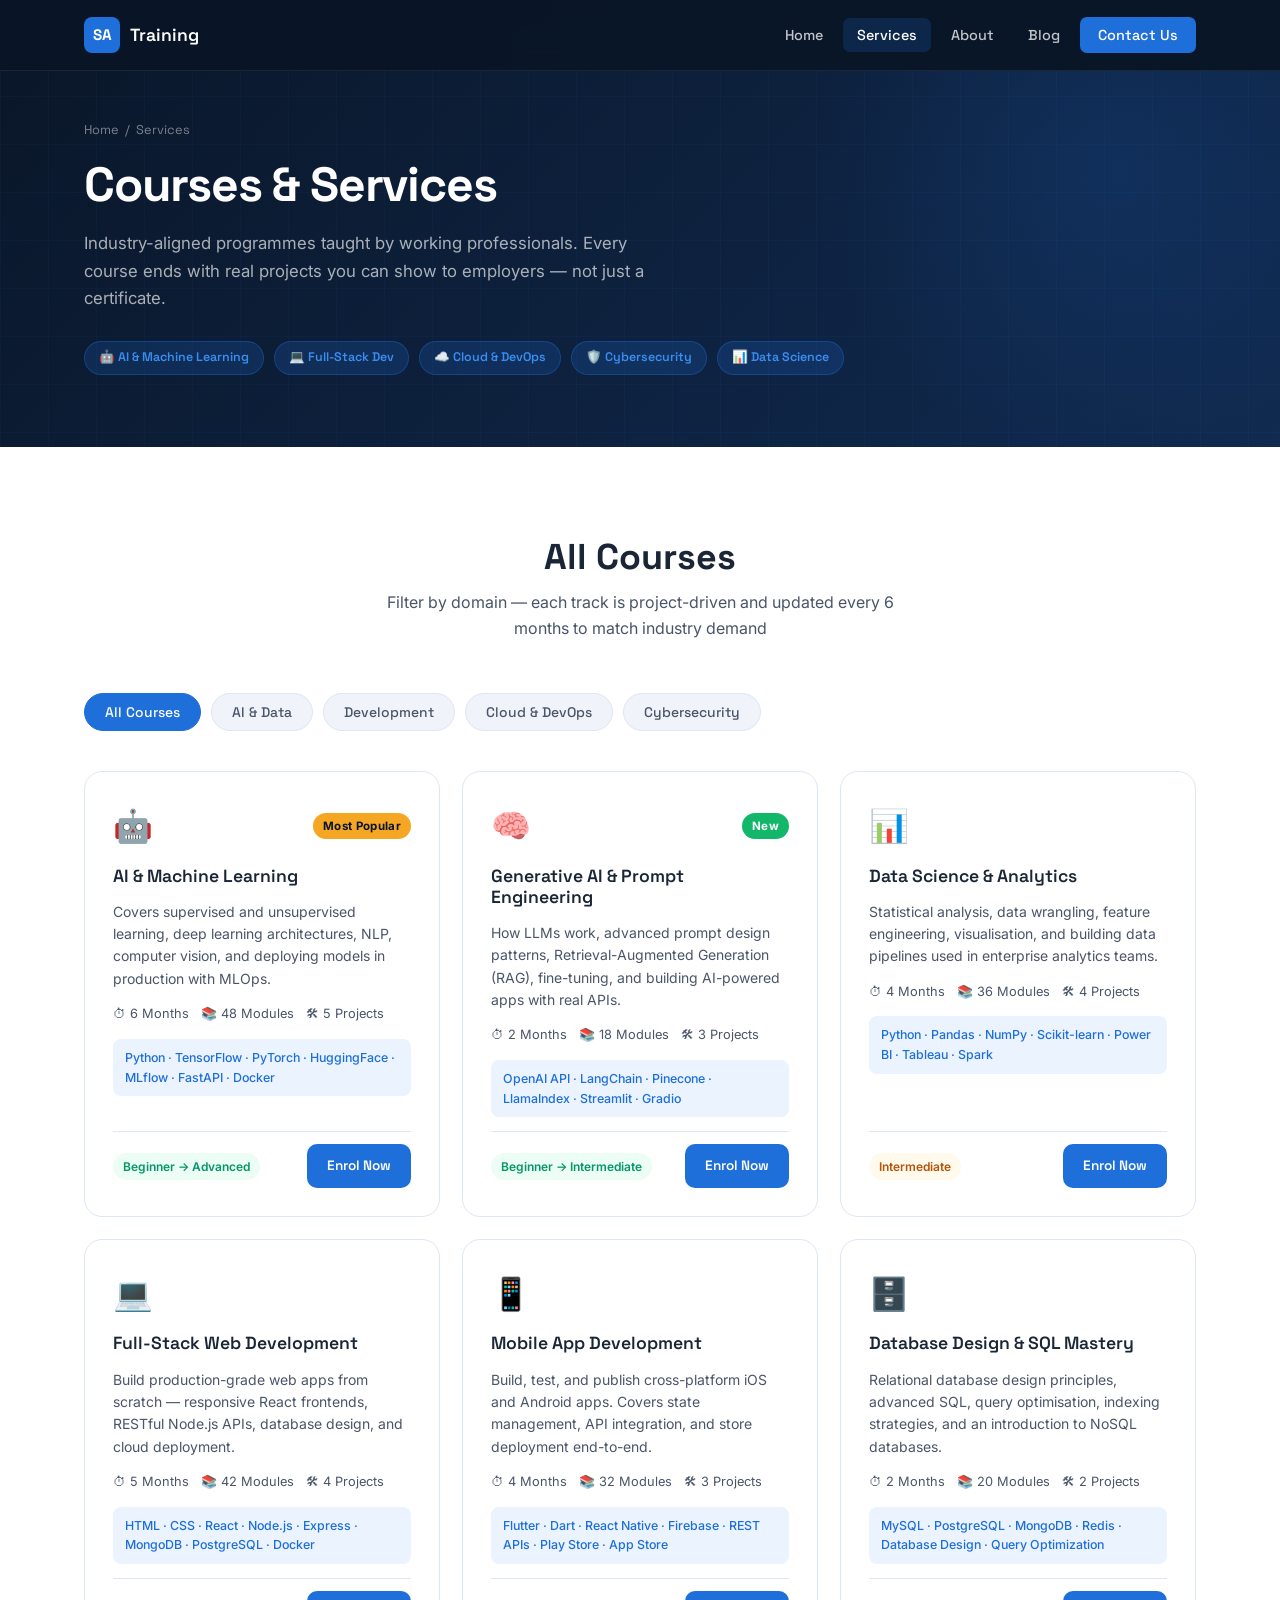
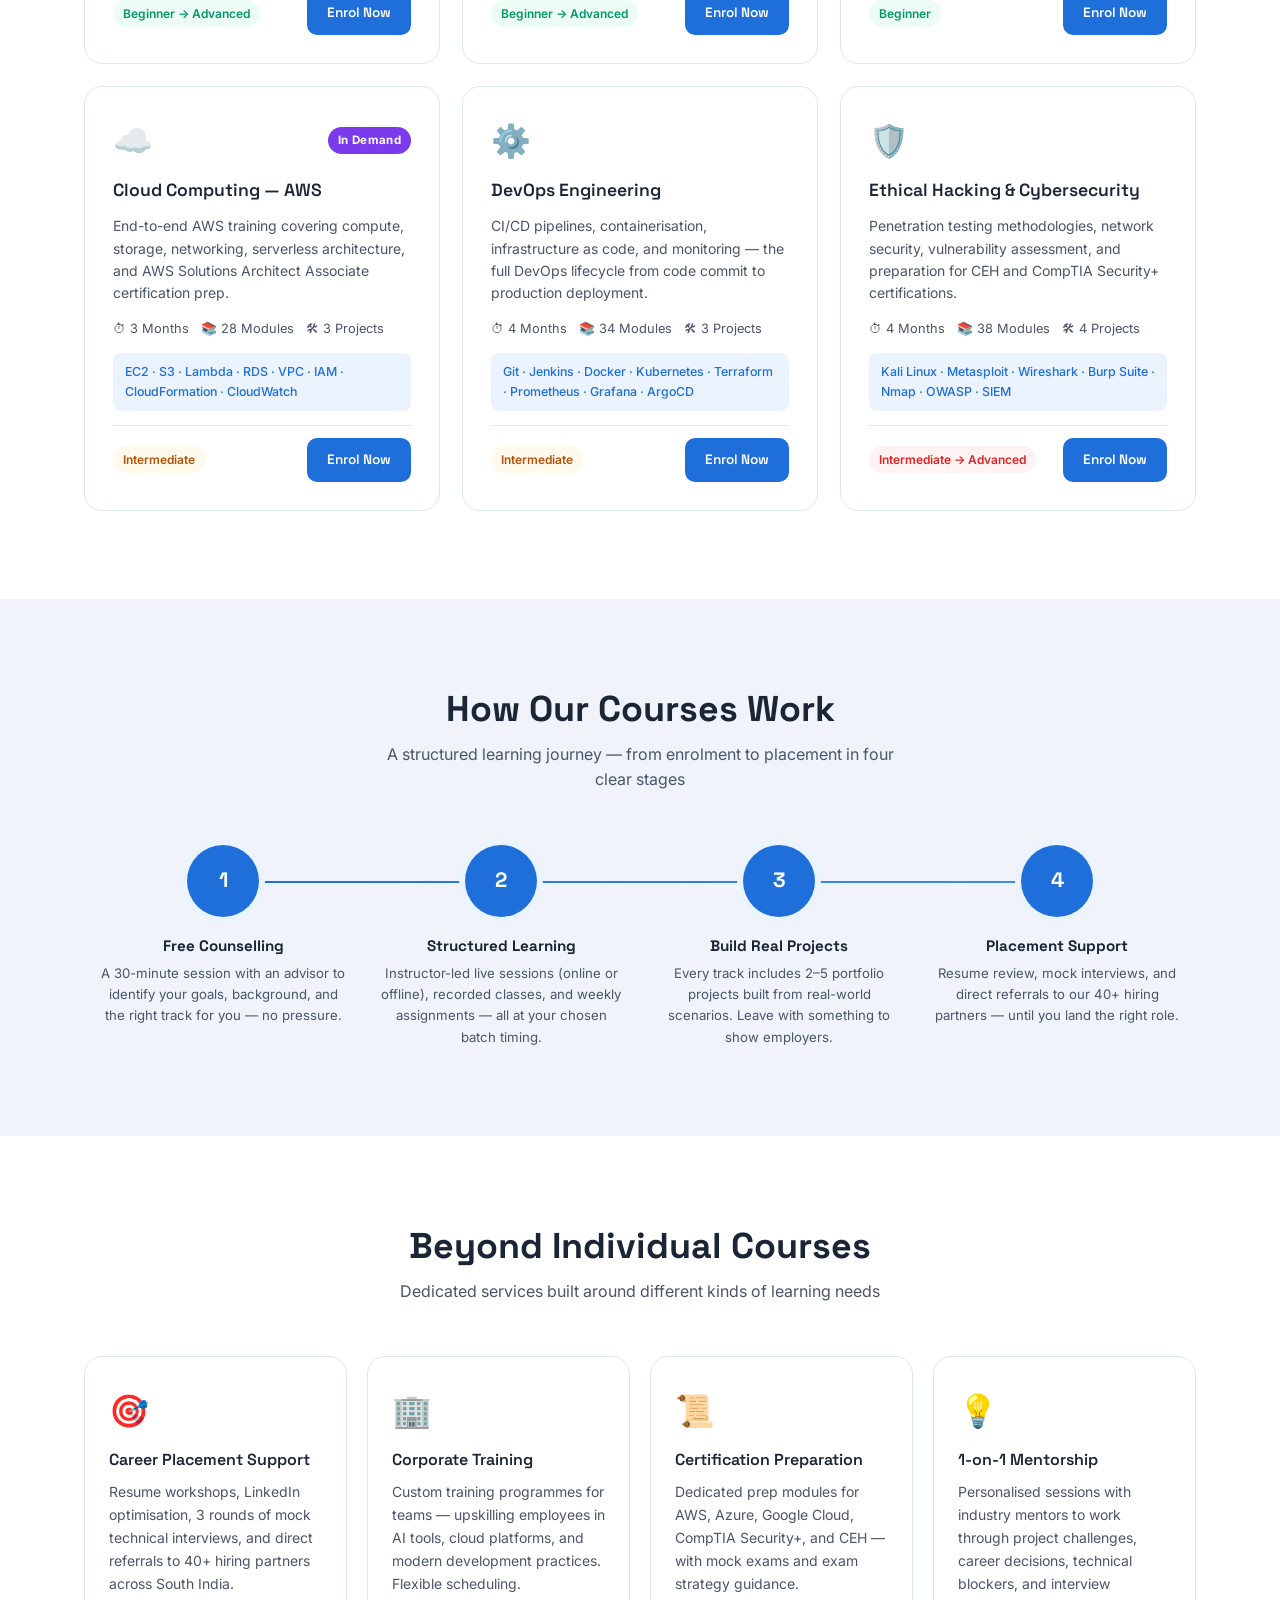
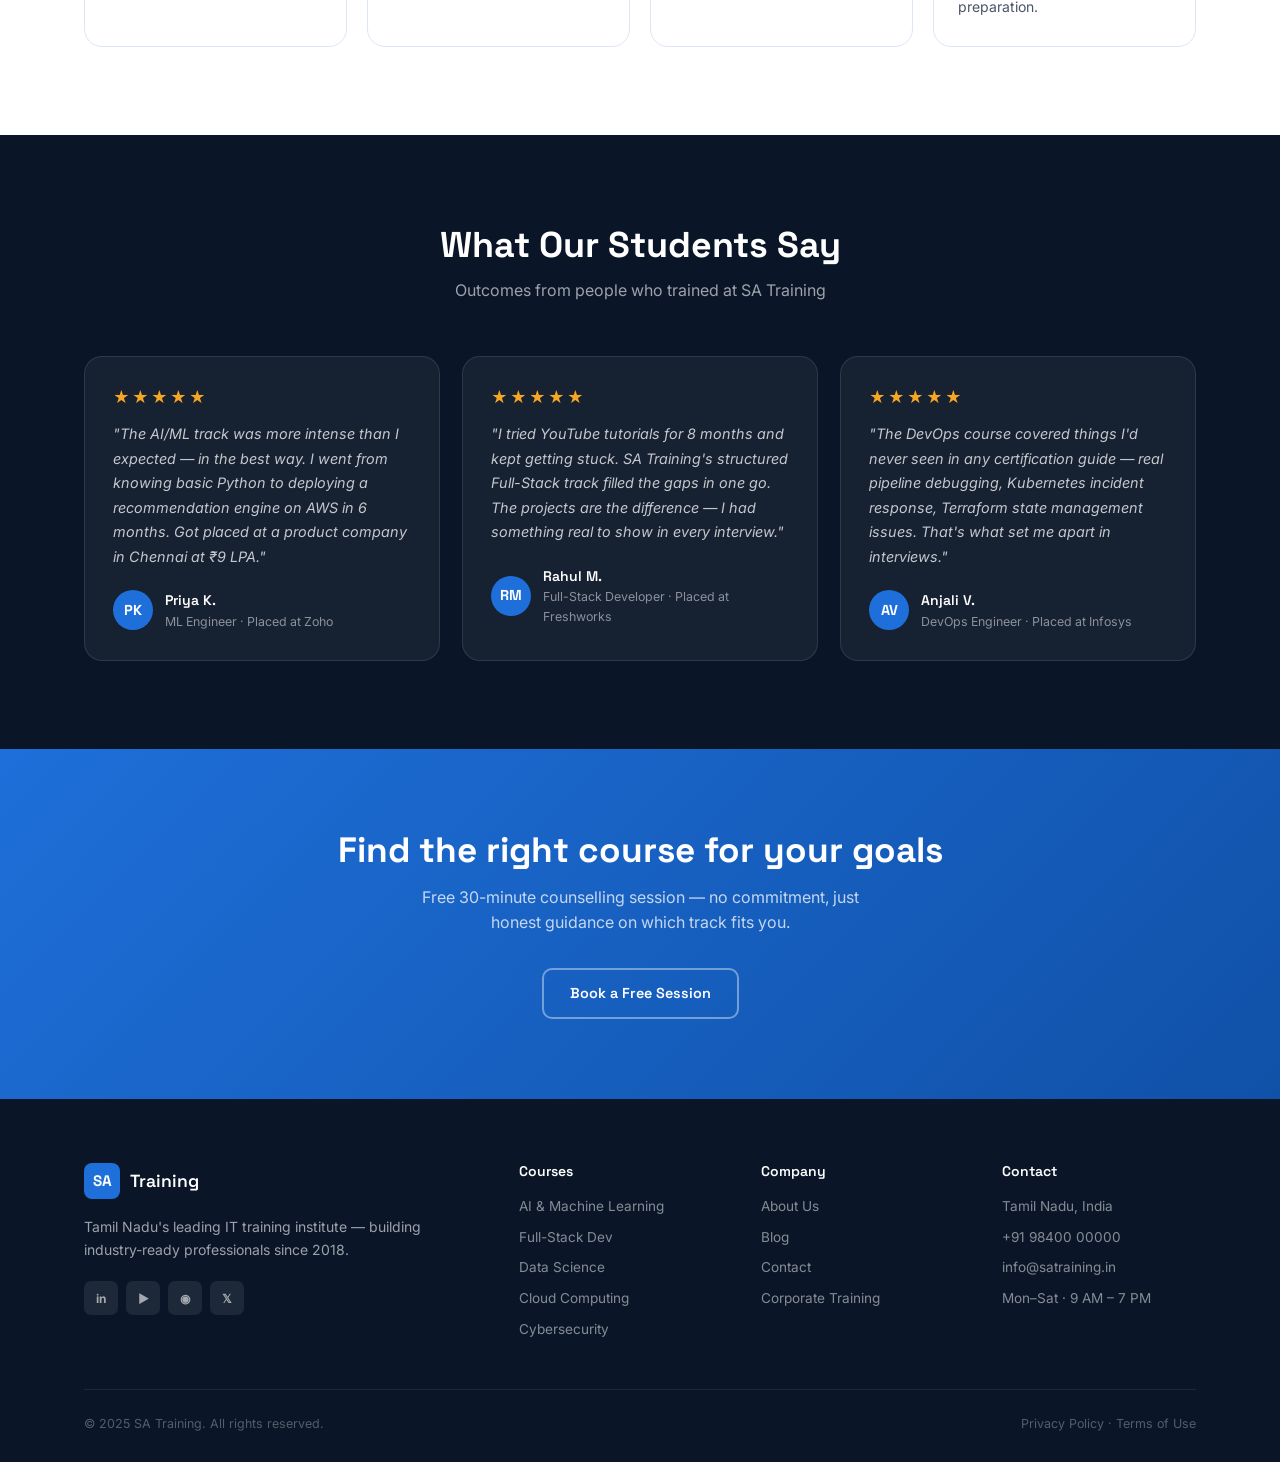
<file: service.html>
<!DOCTYPE html>
<html lang="en">
<head>
<meta charset="UTF-8"/>
<meta name="viewport" content="width=device-width, initial-scale=1"/>
<title>Services & Courses — SA Training</title>
<link rel="preconnect" href="https://fonts.googleapis.com"/>
<link rel="preconnect" href="https://fonts.gstatic.com" crossorigin/>
<link href="https://fonts.googleapis.com/css2?family=Space+Grotesk:wght@400;500;600;700&family=Inter:wght@400;500;600&display=swap" rel="stylesheet"/>
<style>
*,*::before,*::after{box-sizing:border-box;margin:0;padding:0}
:root{
  --navy:#0A1628;--navy2:#0F2040;--blue:#1E6FD9;--blue2:#3B8EF0;
  --bluepale:#EBF3FF;--amber:#F5A623;--white:#fff;--slate:#F0F4FA;
  --text:#1A2535;--mid:#4A5568;--light:#718096;--border:#DDE6F3;
  --r:10px;--rl:18px;--sh:0 2px 16px rgba(10,22,40,.08);--sh2:0 8px 40px rgba(10,22,40,.14);
}
body{font-family:'Inter',sans-serif;color:var(--text);background:#fff;line-height:1.6;overflow-x:hidden}
h1,h2,h3,h4{font-family:'Space Grotesk',sans-serif;line-height:1.2}
a{text-decoration:none;color:inherit;cursor:pointer}
ul{list-style:none}
.container{max-width:1160px;margin:0 auto;padding:0 24px}

/* NAV */
nav{position:fixed;top:0;left:0;right:0;z-index:999;background:rgba(10,22,40,.97);backdrop-filter:blur(12px);border-bottom:1px solid rgba(255,255,255,.07)}
.nav-inner{display:flex;align-items:center;justify-content:space-between;height:70px;max-width:1160px;margin:0 auto;padding:0 24px}
.logo{display:flex;align-items:center;gap:10px;font-family:'Space Grotesk',sans-serif}
.logo-mark{background:var(--blue);color:#fff;font-weight:700;font-size:.95rem;width:36px;height:36px;border-radius:8px;display:flex;align-items:center;justify-content:center}
.logo-text{color:#fff;font-weight:600;font-size:1.1rem}
.nav-links{display:flex;align-items:center;gap:6px}
.nav-links a{color:rgba(255,255,255,.75);font-family:'Space Grotesk',sans-serif;font-size:.9rem;font-weight:500;padding:8px 14px;border-radius:7px;transition:.2s}
.nav-links a:hover{color:#fff;background:rgba(255,255,255,.08)}
.nav-links .active{color:#fff;background:rgba(30,111,217,.2)}
.nav-cta{background:var(--blue)!important;color:#fff!important;padding:9px 18px!important}
.nav-cta:hover{background:#1558b8!important}
.ham{display:none;flex-direction:column;gap:5px;background:none;border:none;cursor:pointer;padding:4px}
.ham span{display:block;width:24px;height:2px;background:#fff;border-radius:2px;transition:.2s}

/* BTN */
.btn{display:inline-block;padding:12px 26px;border-radius:var(--r);font-family:'Space Grotesk',sans-serif;font-size:.9rem;font-weight:600;cursor:pointer;border:2px solid transparent;transition:.2s;text-align:center}
.btn-primary{background:var(--blue);color:#fff;border-color:var(--blue)}
.btn-primary:hover{background:#1558b8;border-color:#1558b8;transform:translateY(-1px)}
.btn-outline{background:transparent;color:var(--blue);border-color:var(--blue)}
.btn-outline:hover{background:var(--blue);color:#fff}
.btn-sm{padding:9px 18px;font-size:.85rem}
.btn-ghost{background:transparent;color:#fff;border-color:rgba(255,255,255,.4)}
.btn-ghost:hover{background:rgba(255,255,255,.1);border-color:rgba(255,255,255,.7)}

/* PAGE HERO */
.page-hero{background:linear-gradient(135deg,var(--navy) 0%,#102a50 100%);padding:120px 0 72px;position:relative;overflow:hidden}
.page-hero::before{content:'';position:absolute;inset:0;background-image:linear-gradient(rgba(30,111,217,.06) 1px,transparent 1px),linear-gradient(90deg,rgba(30,111,217,.06) 1px,transparent 1px);background-size:48px 48px}
.page-hero::after{content:'';position:absolute;top:-30%;right:-10%;width:600px;height:600px;background:radial-gradient(circle,rgba(30,111,217,.15) 0%,transparent 70%);border-radius:50%}
.hero-inner{position:relative;z-index:2}
.breadcrumb{font-size:.8rem;color:rgba(255,255,255,.45);margin-bottom:16px;font-family:'Space Grotesk',sans-serif}
.breadcrumb a{color:rgba(255,255,255,.45);transition:.2s}
.breadcrumb a:hover{color:var(--blue2)}
.page-hero h1{font-size:clamp(2rem,4vw,3rem);color:#fff;margin-bottom:16px;font-weight:700;letter-spacing:-.025em}
.page-hero p{color:rgba(255,255,255,.65);font-size:1.05rem;max-width:580px;line-height:1.65}
.hero-tags{display:flex;flex-wrap:wrap;gap:10px;margin-top:28px}
.hero-tag{background:rgba(30,111,217,.2);border:1px solid rgba(30,111,217,.35);color:var(--blue2);font-size:.78rem;font-weight:600;padding:6px 14px;border-radius:100px;font-family:'Space Grotesk',sans-serif}

/* SECTION */
section{padding:88px 0}
.sec-tint{background:var(--slate)}
.sec-dark{background:var(--navy);color:#fff}
.sec-hd{text-align:center;margin-bottom:52px}
.sec-hd h2{font-size:clamp(1.7rem,2.8vw,2.3rem);margin-bottom:12px}
.sec-hd p{color:var(--mid);font-size:1rem;max-width:540px;margin:0 auto}
.sec-hd.lt h2{color:#fff}
.sec-hd.lt p{color:rgba(255,255,255,.6)}

/* FILTER */
.filter-bar{display:flex;gap:10px;flex-wrap:wrap;margin-bottom:40px}
.f-btn{background:var(--slate);border:1px solid var(--border);color:var(--mid);padding:9px 20px;border-radius:100px;font-family:'Space Grotesk',sans-serif;font-size:.87rem;font-weight:500;cursor:pointer;transition:.2s}
.f-btn:hover,.f-btn.on{background:var(--blue);border-color:var(--blue);color:#fff}

/* COURSES GRID */
.courses-grid{display:grid;grid-template-columns:repeat(3,1fr);gap:22px}
.c-card{background:#fff;border:1.5px solid var(--border);border-radius:var(--rl);padding:28px;display:flex;flex-direction:column;gap:14px;transition:.22s}
.c-card:hover{border-color:var(--blue);box-shadow:var(--sh2);transform:translateY(-3px)}
.c-card.hidden{display:none}
.c-top{display:flex;align-items:center;justify-content:space-between}
.c-icon{font-size:2rem}
.c-badge{font-size:.72rem;font-weight:700;padding:4px 10px;border-radius:100px;background:var(--amber);color:var(--navy);letter-spacing:.03em}
.c-badge.new{background:#12B76A;color:#fff}
.c-badge.demand{background:#7C3AED;color:#fff}
.c-card h3{font-size:1.1rem;font-weight:600;color:var(--text)}
.c-card>p{font-size:.875rem;color:var(--mid);line-height:1.6}
.c-meta{display:flex;flex-wrap:wrap;gap:12px;font-size:.8rem;color:var(--mid)}
.c-tools{font-size:.775rem;color:var(--blue);font-weight:500;background:var(--bluepale);padding:9px 12px;border-radius:8px;line-height:1.6}
.c-foot{display:flex;align-items:center;justify-content:space-between;margin-top:auto;padding-top:12px;border-top:1px solid var(--border)}
.c-level{font-size:.75rem;font-weight:600;padding:4px 10px;border-radius:100px}
.beg{background:#ecfdf5;color:#059669}
.int{background:#fffaeb;color:#b45309}
.adv{background:#fef2f2;color:#dc2626}

/* EXTRA SERVICES */
.xtra-grid{display:grid;grid-template-columns:repeat(4,1fr);gap:20px}
.x-card{background:#fff;border:1px solid var(--border);border-radius:var(--rl);padding:28px 24px;transition:.22s}
.x-card:hover{border-color:var(--blue);box-shadow:var(--sh)}
.x-icon{font-size:2rem;margin-bottom:14px}
.x-card h3{font-size:1rem;font-weight:600;margin-bottom:10px}
.x-card p{font-size:.875rem;color:var(--mid);line-height:1.65}

/* PROCESS */
.process-grid{display:grid;grid-template-columns:repeat(4,1fr);gap:0;position:relative}
.process-grid::after{content:'';position:absolute;top:36px;left:12.5%;right:12.5%;height:2px;background:linear-gradient(90deg,var(--blue),var(--blue2));z-index:0}
.p-step{text-align:center;position:relative;z-index:1;padding:0 16px}
.p-num{width:72px;height:72px;border-radius:50%;background:var(--blue);color:#fff;font-family:'Space Grotesk',sans-serif;font-weight:700;font-size:1.3rem;display:flex;align-items:center;justify-content:center;margin:0 auto 20px;box-shadow:0 0 0 6px var(--bluepale)}
.p-step h3{font-size:.95rem;margin-bottom:8px}
.p-step p{font-size:.825rem;color:var(--mid);line-height:1.6}

/* TESTIMONIALS */
.testi-grid{display:grid;grid-template-columns:repeat(3,1fr);gap:22px}
.t-card{background:rgba(255,255,255,.05);border:1px solid rgba(255,255,255,.1);border-radius:var(--rl);padding:28px;transition:.22s}
.t-card:hover{background:rgba(30,111,217,.12);border-color:rgba(30,111,217,.3)}
.t-stars{color:var(--amber);font-size:1rem;margin-bottom:12px;letter-spacing:2px}
.t-quote{font-size:.9rem;color:rgba(255,255,255,.75);line-height:1.7;margin-bottom:20px;font-style:italic}
.t-author{display:flex;align-items:center;gap:12px}
.t-av{width:40px;height:40px;border-radius:50%;background:var(--blue);color:#fff;font-family:'Space Grotesk',sans-serif;font-weight:700;font-size:.9rem;display:flex;align-items:center;justify-content:center;flex-shrink:0}
.t-name{font-family:'Space Grotesk',sans-serif;font-weight:600;color:#fff;font-size:.875rem}
.t-role{font-size:.775rem;color:rgba(255,255,255,.5)}

/* CTA STRIP */
.cta-strip{background:linear-gradient(135deg,var(--blue),#1051a8);padding:80px 0;text-align:center}
.cta-strip h2{font-size:clamp(1.6rem,3vw,2.2rem);color:#fff;margin-bottom:14px}
.cta-strip p{color:rgba(255,255,255,.75);margin-bottom:32px;font-size:1rem;max-width:480px;margin-left:auto;margin-right:auto;margin-bottom:32px}

/* FOOTER */
footer{background:var(--navy);color:rgba(255,255,255,.6);padding:64px 0 28px}
.f-grid{display:grid;grid-template-columns:2fr 1fr 1fr 1fr;gap:48px;margin-bottom:48px}
.f-brand p{font-size:.875rem;line-height:1.65;margin-bottom:20px}
.f-logo{display:flex;align-items:center;gap:10px;font-family:'Space Grotesk',sans-serif;margin-bottom:16px}
.socials{display:flex;gap:8px}
.socials a{width:34px;height:34px;background:rgba(255,255,255,.08);border-radius:7px;display:flex;align-items:center;justify-content:center;font-size:.75rem;font-weight:700;color:rgba(255,255,255,.6);transition:.2s}
.socials a:hover{background:var(--blue);color:#fff}
.f-col h4{font-family:'Space Grotesk',sans-serif;font-size:.875rem;font-weight:600;color:#fff;margin-bottom:16px}
.f-col ul{display:flex;flex-direction:column;gap:9px}
.f-col li,.f-col a{font-size:.85rem;color:rgba(255,255,255,.5);transition:.2s}
.f-col a:hover{color:#fff}
.f-bottom{display:flex;justify-content:space-between;align-items:center;padding-top:24px;border-top:1px solid rgba(255,255,255,.08);font-size:.78rem;color:rgba(255,255,255,.3)}

/* RESPONSIVE */
@media(max-width:1024px){
  .courses-grid{grid-template-columns:repeat(2,1fr)}
  .xtra-grid{grid-template-columns:repeat(2,1fr)}
  .testi-grid{grid-template-columns:repeat(2,1fr)}.testi-grid .t-card:last-child{display:none}
  .process-grid{grid-template-columns:repeat(2,1fr)}.process-grid::after{display:none}
  .f-grid{grid-template-columns:1fr 1fr;gap:32px}
}
@media(max-width:768px){
  .ham{display:flex}
  .nav-links{display:none;position:absolute;top:70px;left:0;right:0;background:var(--navy);flex-direction:column;padding:16px 24px 24px;border-top:1px solid rgba(255,255,255,.07);gap:4px}
  .nav-links.open{display:flex}
  .nav-links a{padding:12px 16px}
  section{padding:60px 0}
  .courses-grid{grid-template-columns:1fr}
  .xtra-grid{grid-template-columns:1fr}
  .testi-grid{grid-template-columns:1fr}.testi-grid .t-card:last-child{display:block}
  .process-grid{grid-template-columns:1fr;gap:28px}
  .f-grid{grid-template-columns:1fr}
  .f-bottom{flex-direction:column;gap:8px;text-align:center}
}
</style>
</head>
<body>

<nav>
  <div class="nav-inner">
    <a href="index.html" class="logo">
      <span class="logo-mark">SA</span>
      <span class="logo-text">Training</span>
    </a>
    <button class="ham" id="ham" aria-label="Menu"><span></span><span></span><span></span></button>
    <ul class="nav-links" id="navLinks">
      <li><a href="index.html">Home</a></li>
      <li><a href="services.html" class="active">Services</a></li>
      <li><a href="about.html">About</a></li>
      <li><a href="blog.html">Blog</a></li>
      <li><a href="contact.html" class="nav-cta">Contact Us</a></li>
    </ul>
  </div>
</nav>

<!-- PAGE HERO -->
<div class="page-hero">
  <div class="container hero-inner">
    <div class="breadcrumb"><a href="index.html">Home</a> &nbsp;/&nbsp; Services</div>
    <h1>Courses &amp; Services</h1>
    <p>Industry-aligned programmes taught by working professionals. Every course ends with real projects you can show to employers — not just a certificate.</p>
    <div class="hero-tags">
      <span class="hero-tag">🤖 AI &amp; Machine Learning</span>
      <span class="hero-tag">💻 Full-Stack Dev</span>
      <span class="hero-tag">☁️ Cloud &amp; DevOps</span>
      <span class="hero-tag">🛡️ Cybersecurity</span>
      <span class="hero-tag">📊 Data Science</span>
    </div>
  </div>
</div>

<!-- COURSES -->
<section>
  <div class="container">
    <div class="sec-hd">
      <h2>All Courses</h2>
      <p>Filter by domain — each track is project-driven and updated every 6 months to match industry demand</p>
    </div>
    <div class="filter-bar">
      <button class="f-btn on" data-f="all">All Courses</button>
      <button class="f-btn" data-f="ai">AI &amp; Data</button>
      <button class="f-btn" data-f="dev">Development</button>
      <button class="f-btn" data-f="cloud">Cloud &amp; DevOps</button>
      <button class="f-btn" data-f="security">Cybersecurity</button>
    </div>
    <div class="courses-grid" id="coursesGrid">

      <div class="c-card" data-cat="ai">
        <div class="c-top"><span class="c-icon">🤖</span><span class="c-badge">Most Popular</span></div>
        <h3>AI &amp; Machine Learning</h3>
        <p>Covers supervised and unsupervised learning, deep learning architectures, NLP, computer vision, and deploying models in production with MLOps.</p>
        <div class="c-meta"><span>⏱ 6 Months</span><span>📚 48 Modules</span><span>🛠 5 Projects</span></div>
        <div class="c-tools">Python · TensorFlow · PyTorch · HuggingFace · MLflow · FastAPI · Docker</div>
        <div class="c-foot"><span class="c-level beg">Beginner → Advanced</span><a href="contact.html" class="btn btn-primary btn-sm">Enrol Now</a></div>
      </div>

      <div class="c-card" data-cat="ai">
        <div class="c-top"><span class="c-icon">🧠</span><span class="c-badge new">New</span></div>
        <h3>Generative AI &amp; Prompt Engineering</h3>
        <p>How LLMs work, advanced prompt design patterns, Retrieval-Augmented Generation (RAG), fine-tuning, and building AI-powered apps with real APIs.</p>
        <div class="c-meta"><span>⏱ 2 Months</span><span>📚 18 Modules</span><span>🛠 3 Projects</span></div>
        <div class="c-tools">OpenAI API · LangChain · Pinecone · LlamaIndex · Streamlit · Gradio</div>
        <div class="c-foot"><span class="c-level beg">Beginner → Intermediate</span><a href="contact.html" class="btn btn-primary btn-sm">Enrol Now</a></div>
      </div>

      <div class="c-card" data-cat="ai">
        <div class="c-top"><span class="c-icon">📊</span></div>
        <h3>Data Science &amp; Analytics</h3>
        <p>Statistical analysis, data wrangling, feature engineering, visualisation, and building data pipelines used in enterprise analytics teams.</p>
        <div class="c-meta"><span>⏱ 4 Months</span><span>📚 36 Modules</span><span>🛠 4 Projects</span></div>
        <div class="c-tools">Python · Pandas · NumPy · Scikit-learn · Power BI · Tableau · Spark</div>
        <div class="c-foot"><span class="c-level int">Intermediate</span><a href="contact.html" class="btn btn-primary btn-sm">Enrol Now</a></div>
      </div>

      <div class="c-card" data-cat="dev">
        <div class="c-top"><span class="c-icon">💻</span></div>
        <h3>Full-Stack Web Development</h3>
        <p>Build production-grade web apps from scratch — responsive React frontends, RESTful Node.js APIs, database design, and cloud deployment.</p>
        <div class="c-meta"><span>⏱ 5 Months</span><span>📚 42 Modules</span><span>🛠 4 Projects</span></div>
        <div class="c-tools">HTML · CSS · React · Node.js · Express · MongoDB · PostgreSQL · Docker</div>
        <div class="c-foot"><span class="c-level beg">Beginner → Advanced</span><a href="contact.html" class="btn btn-primary btn-sm">Enrol Now</a></div>
      </div>

      <div class="c-card" data-cat="dev">
        <div class="c-top"><span class="c-icon">📱</span></div>
        <h3>Mobile App Development</h3>
        <p>Build, test, and publish cross-platform iOS and Android apps. Covers state management, API integration, and store deployment end-to-end.</p>
        <div class="c-meta"><span>⏱ 4 Months</span><span>📚 32 Modules</span><span>🛠 3 Projects</span></div>
        <div class="c-tools">Flutter · Dart · React Native · Firebase · REST APIs · Play Store · App Store</div>
        <div class="c-foot"><span class="c-level beg">Beginner → Advanced</span><a href="contact.html" class="btn btn-primary btn-sm">Enrol Now</a></div>
      </div>

      <div class="c-card" data-cat="dev">
        <div class="c-top"><span class="c-icon">🗄️</span></div>
        <h3>Database Design &amp; SQL Mastery</h3>
        <p>Relational database design principles, advanced SQL, query optimisation, indexing strategies, and an introduction to NoSQL databases.</p>
        <div class="c-meta"><span>⏱ 2 Months</span><span>📚 20 Modules</span><span>🛠 2 Projects</span></div>
        <div class="c-tools">MySQL · PostgreSQL · MongoDB · Redis · Database Design · Query Optimization</div>
        <div class="c-foot"><span class="c-level beg">Beginner</span><a href="contact.html" class="btn btn-primary btn-sm">Enrol Now</a></div>
      </div>

      <div class="c-card" data-cat="cloud">
        <div class="c-top"><span class="c-icon">☁️</span><span class="c-badge demand">In Demand</span></div>
        <h3>Cloud Computing — AWS</h3>
        <p>End-to-end AWS training covering compute, storage, networking, serverless architecture, and AWS Solutions Architect Associate certification prep.</p>
        <div class="c-meta"><span>⏱ 3 Months</span><span>📚 28 Modules</span><span>🛠 3 Projects</span></div>
        <div class="c-tools">EC2 · S3 · Lambda · RDS · VPC · IAM · CloudFormation · CloudWatch</div>
        <div class="c-foot"><span class="c-level int">Intermediate</span><a href="contact.html" class="btn btn-primary btn-sm">Enrol Now</a></div>
      </div>

      <div class="c-card" data-cat="cloud">
        <div class="c-top"><span class="c-icon">⚙️</span></div>
        <h3>DevOps Engineering</h3>
        <p>CI/CD pipelines, containerisation, infrastructure as code, and monitoring — the full DevOps lifecycle from code commit to production deployment.</p>
        <div class="c-meta"><span>⏱ 4 Months</span><span>📚 34 Modules</span><span>🛠 3 Projects</span></div>
        <div class="c-tools">Git · Jenkins · Docker · Kubernetes · Terraform · Prometheus · Grafana · ArgoCD</div>
        <div class="c-foot"><span class="c-level int">Intermediate</span><a href="contact.html" class="btn btn-primary btn-sm">Enrol Now</a></div>
      </div>

      <div class="c-card" data-cat="security">
        <div class="c-top"><span class="c-icon">🛡️</span></div>
        <h3>Ethical Hacking &amp; Cybersecurity</h3>
        <p>Penetration testing methodologies, network security, vulnerability assessment, and preparation for CEH and CompTIA Security+ certifications.</p>
        <div class="c-meta"><span>⏱ 4 Months</span><span>📚 38 Modules</span><span>🛠 4 Projects</span></div>
        <div class="c-tools">Kali Linux · Metasploit · Wireshark · Burp Suite · Nmap · OWASP · SIEM</div>
        <div class="c-foot"><span class="c-level adv">Intermediate → Advanced</span><a href="contact.html" class="btn btn-primary btn-sm">Enrol Now</a></div>
      </div>

    </div>
  </div>
</section>

<!-- HOW IT WORKS -->
<section class="sec-tint">
  <div class="container">
    <div class="sec-hd">
      <h2>How Our Courses Work</h2>
      <p>A structured learning journey — from enrolment to placement in four clear stages</p>
    </div>
    <div class="process-grid">
      <div class="p-step">
        <div class="p-num">1</div>
        <h3>Free Counselling</h3>
        <p>A 30-minute session with an advisor to identify your goals, background, and the right track for you — no pressure.</p>
      </div>
      <div class="p-step">
        <div class="p-num">2</div>
        <h3>Structured Learning</h3>
        <p>Instructor-led live sessions (online or offline), recorded classes, and weekly assignments — all at your chosen batch timing.</p>
      </div>
      <div class="p-step">
        <div class="p-num">3</div>
        <h3>Build Real Projects</h3>
        <p>Every track includes 2–5 portfolio projects built from real-world scenarios. Leave with something to show employers.</p>
      </div>
      <div class="p-step">
        <div class="p-num">4</div>
        <h3>Placement Support</h3>
        <p>Resume review, mock interviews, and direct referrals to our 40+ hiring partners — until you land the right role.</p>
      </div>
    </div>
  </div>
</section>

<!-- EXTRA SERVICES -->
<section>
  <div class="container">
    <div class="sec-hd">
      <h2>Beyond Individual Courses</h2>
      <p>Dedicated services built around different kinds of learning needs</p>
    </div>
    <div class="xtra-grid">
      <div class="x-card">
        <div class="x-icon">🎯</div>
        <h3>Career Placement Support</h3>
        <p>Resume workshops, LinkedIn optimisation, 3 rounds of mock technical interviews, and direct referrals to 40+ hiring partners across South India.</p>
      </div>
      <div class="x-card">
        <div class="x-icon">🏢</div>
        <h3>Corporate Training</h3>
        <p>Custom training programmes for teams — upskilling employees in AI tools, cloud platforms, and modern development practices. Flexible scheduling.</p>
      </div>
      <div class="x-card">
        <div class="x-icon">📜</div>
        <h3>Certification Preparation</h3>
        <p>Dedicated prep modules for AWS, Azure, Google Cloud, CompTIA Security+, and CEH — with mock exams and exam strategy guidance.</p>
      </div>
      <div class="x-card">
        <div class="x-icon">💡</div>
        <h3>1-on-1 Mentorship</h3>
        <p>Personalised sessions with industry mentors to work through project challenges, career decisions, technical blockers, and interview preparation.</p>
      </div>
    </div>
  </div>
</section>

<!-- TESTIMONIALS -->
<section class="sec-dark">
  <div class="container">
    <div class="sec-hd lt">
      <h2>What Our Students Say</h2>
      <p>Outcomes from people who trained at SA Training</p>
    </div>
    <div class="testi-grid">
      <div class="t-card">
        <div class="t-stars">★★★★★</div>
        <p class="t-quote">"The AI/ML track was more intense than I expected — in the best way. I went from knowing basic Python to deploying a recommendation engine on AWS in 6 months. Got placed at a product company in Chennai at ₹9 LPA."</p>
        <div class="t-author">
          <div class="t-av">PK</div>
          <div><div class="t-name">Priya K.</div><div class="t-role">ML Engineer · Placed at Zoho</div></div>
        </div>
      </div>
      <div class="t-card">
        <div class="t-stars">★★★★★</div>
        <p class="t-quote">"I tried YouTube tutorials for 8 months and kept getting stuck. SA Training's structured Full-Stack track filled the gaps in one go. The projects are the difference — I had something real to show in every interview."</p>
        <div class="t-author">
          <div class="t-av">RM</div>
          <div><div class="t-name">Rahul M.</div><div class="t-role">Full-Stack Developer · Placed at Freshworks</div></div>
        </div>
      </div>
      <div class="t-card">
        <div class="t-stars">★★★★★</div>
        <p class="t-quote">"The DevOps course covered things I'd never seen in any certification guide — real pipeline debugging, Kubernetes incident response, Terraform state management issues. That's what set me apart in interviews."</p>
        <div class="t-author">
          <div class="t-av">AV</div>
          <div><div class="t-name">Anjali V.</div><div class="t-role">DevOps Engineer · Placed at Infosys</div></div>
        </div>
      </div>
    </div>
  </div>
</section>

<!-- CTA -->
<div class="cta-strip">
  <div class="container">
    <h2>Find the right course for your goals</h2>
    <p>Free 30-minute counselling session — no commitment, just honest guidance on which track fits you.</p>
    <a href="contact.html" class="btn btn-ghost">Book a Free Session</a>
  </div>
</div>

<!-- FOOTER -->
<footer>
  <div class="container">
    <div class="f-grid">
      <div class="f-brand">
        <div class="f-logo"><span class="logo-mark">SA</span><span class="logo-text" style="color:#fff">Training</span></div>
        <p>Tamil Nadu's leading IT training institute — building industry-ready professionals since 2018.</p>
        <div class="socials">
          <a href="#">in</a><a href="#">▶</a><a href="#">◉</a><a href="#">𝕏</a>
        </div>
      </div>
      <div class="f-col">
        <h4>Courses</h4>
        <ul>
          <li><a href="services.html">AI &amp; Machine Learning</a></li>
          <li><a href="services.html">Full-Stack Dev</a></li>
          <li><a href="services.html">Data Science</a></li>
          <li><a href="services.html">Cloud Computing</a></li>
          <li><a href="services.html">Cybersecurity</a></li>
        </ul>
      </div>
      <div class="f-col">
        <h4>Company</h4>
        <ul>
          <li><a href="about.html">About Us</a></li>
          <li><a href="blog.html">Blog</a></li>
          <li><a href="contact.html">Contact</a></li>
          <li><a href="#">Corporate Training</a></li>
        </ul>
      </div>
      <div class="f-col">
        <h4>Contact</h4>
        <ul>
          <li>Tamil Nadu, India</li>
          <li>+91 98400 00000</li>
          <li>info@satraining.in</li>
          <li>Mon–Sat · 9 AM – 7 PM</li>
        </ul>
      </div>
    </div>
    <div class="f-bottom">
      <span>© 2025 SA Training. All rights reserved.</span>
      <span>Privacy Policy · Terms of Use</span>
    </div>
  </div>
</footer>

<script>
// Mobile nav
document.getElementById('ham').addEventListener('click',function(){
  document.getElementById('navLinks').classList.toggle('open');
});
// Scroll nav shadow
window.addEventListener('scroll',function(){
  document.querySelector('nav').style.boxShadow=window.scrollY>20?'0 2px 24px rgba(0,0,0,.3)':'none';
});
// Course filter
document.querySelectorAll('.f-btn').forEach(function(btn){
  btn.addEventListener('click',function(){
    document.querySelectorAll('.f-btn').forEach(function(b){b.classList.remove('on')});
    btn.classList.add('on');
    var f=btn.getAttribute('data-f');
    document.querySelectorAll('.c-card').forEach(function(card){
      if(f==='all'||card.getAttribute('data-cat')===f){card.classList.remove('hidden')}
      else{card.classList.add('hidden')}
    });
  });
});
</script>
</body>
</html>
</file>
